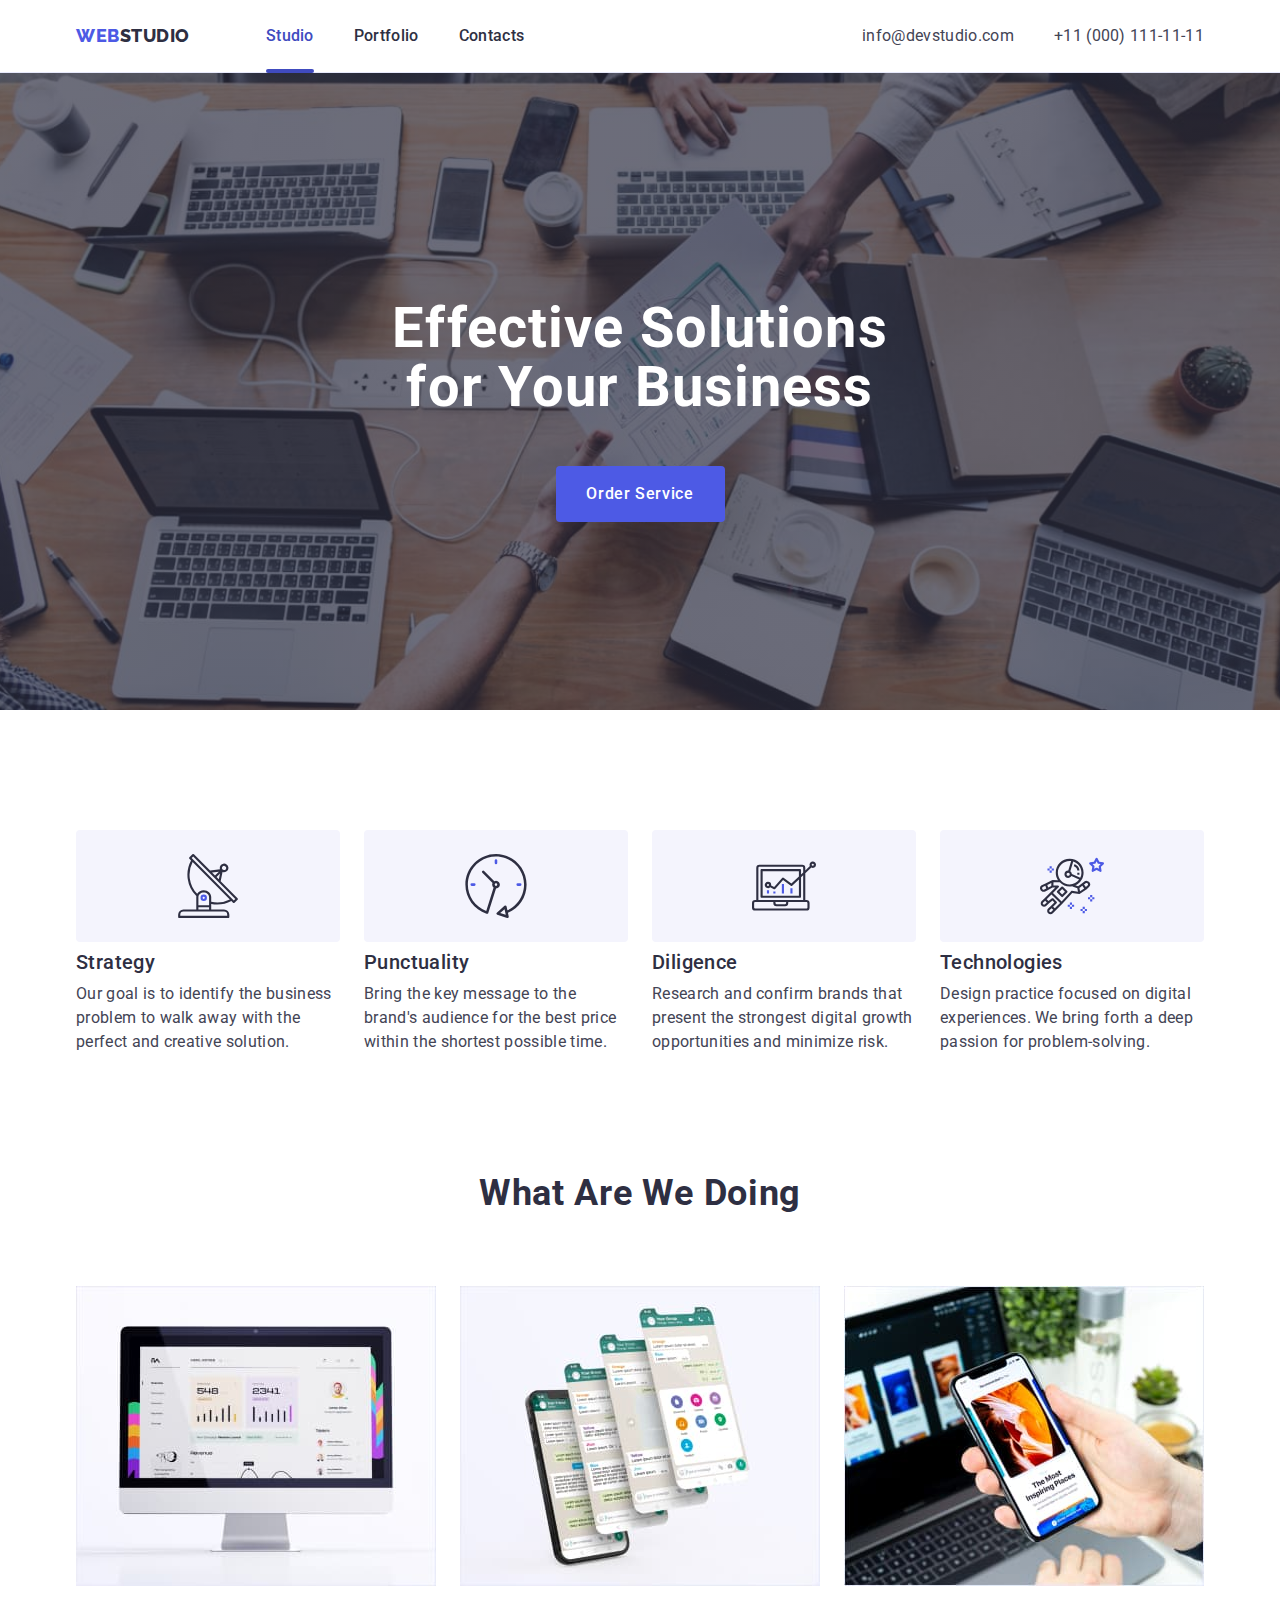
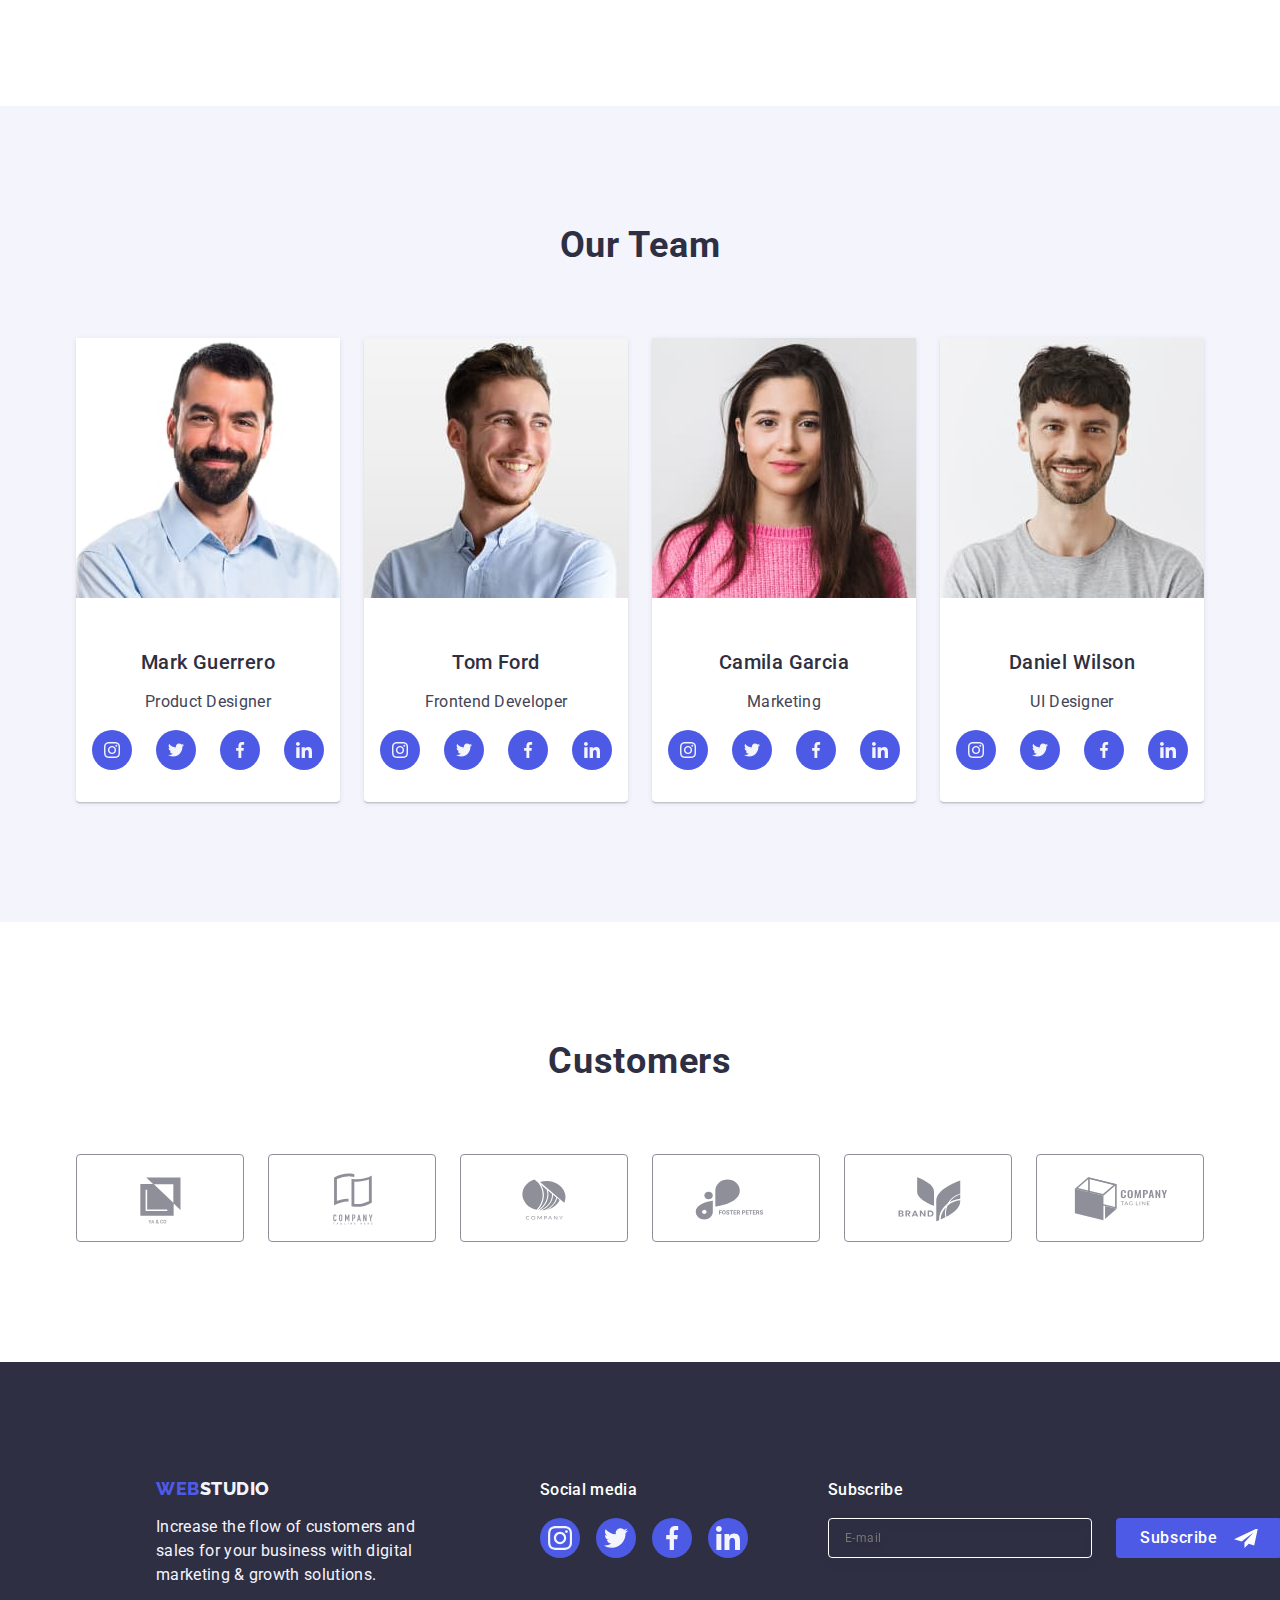
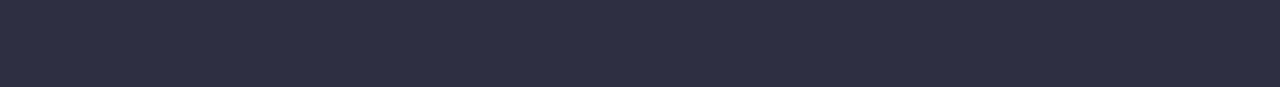
<file: index.html>
<!DOCTYPE html>
<html lang="en">
  <head>
    <meta charset="UTF-8" />
    <meta http-equiv="X-UA-Compatible" content="IE=edge" />
    <meta name="viewport" content="width=device-width, initial-scale=1.0" />
    <title>Document</title>
    <link rel="stylesheet" href="https://cdn.jsdelivr.net/npm/modern-normalize@1.1.0/modern-normalize.min.css" />
    <!-- Font sizes -->
    <link rel="preconnect" href="https://fonts.googleapis.com" />
    <link rel="preconnect" href="https://fonts.gstatic.com" crossorigin />
    <link
      href="https://fonts.googleapis.com/css2?family=Montserrat:wght@400;700&family=Raleway:wght@800&family=Roboto:wght@400;500;700&display=swap"
      rel="stylesheet"
    />
    <link rel="stylesheet" href="./css/styles.css" />
  </head>

  <body class="body">
    <!-- Header -->
    <header class="header">
      <div class="header-container container">
        <nav class="menu-nav list">
          <a class="logo link" href="./index.html"> Web<span class="logo-header">Studio</span></a>
          <ul class="header-list list">
            <li class="header-nav-item">
              <a class="header-menu-link current-link" href="./index.html">Studio</a>
            </li>
            <li class="header-nav-item">
              <a class="header-menu-link" href="./portfolio.html">Portfolio</a>
            </li>
            <li class="header-nav-item">
              <a class="header-menu-link" href="">Contacts</a>
            </li>
          </ul>
        </nav>
        <address class="address">
          <ul class="address-list list">
            <li class="contact-item">
              <a class="header-link link" href="mailto:info@devstudio.com">info@devstudio.com</a>
            </li>
            <li class="contact-item">
              <a class="header-link link" href="tel:+110001111111">+11 (000) 111-11-11</a>
            </li>
          </ul>
        </address>
      </div>
    </header>
    <!-- Main -->
    <main class="main">
      <section class="main-section">
        <div class="container">
          <h1 class="main-title">Effective Solutions for Your Business</h1>
          <button class="button-order" type="button" data-modal-open>Order Service</button>
        </div>
      </section>
      <!-- About -->
      <section class="about">
        <div class="container">
          <h2 class="about-features" hidden>Features</h2>
          <ul class="about-list list">
            <li class="about-icon">
              <div class="features-icon">
                <svg class="about-icon-style" width="64" height="64">
                  <use href="./images/icons.svg#antenna"></use>
                </svg>
              </div>
              <h3 class="about-header">Strategy</h3>
              <p class="body-text">
                Our goal is to identify the business problem to walk away with the perfect and creative solution.
              </p>
            </li>
            <li class="about-icon">
              <div class="features-icon">
                <svg class="about-icon-style" width="64" height="64">
                  <use href="./images/icons.svg#punctuality"></use>
                </svg>
              </div>
              <h3 class="about-header">Punctuality</h3>
              <p class="body-text">
                Bring the key message to the brand's audience for the best price within the shortest possible time.
              </p>
            </li>
            <li class="about-icon">
              <div class="features-icon">
                <svg class="about-icon-style" width="64" height="64">
                  <use href="./images/icons.svg#diligence"></use>
                </svg>
              </div>
              <h3 class="about-header">Diligence</h3>
              <p class="body-text">
                Research and confirm brands that present the strongest digital growth opportunities and minimize risk.
              </p>
            </li>
            <li class="about-icon">
              <div class="features-icon">
                <svg class="about-icon-style" width="64" height="64">
                  <use href="./images/icons.svg#technologies"></use>
                </svg>
              </div>
              <h3 class="about-header">Technologies</h3>
              <p class="body-text">
                Design practice focused on digital experiences. We bring forth a deep passion for problem-solving.
              </p>
            </li>
          </ul>
        </div>
      </section>
      <!-- We doing -->
      <section class="doing">
        <div class="container">
          <h2 class="doing-title">What are we doing</h2>
          <ul class="doing-list list">
            <li class="doing-list-img">
              <img src="./images/imac.jpg" alt="desktop" width="360" height="300" />
            </li>
            <li class="doing-list-img">
              <img src="./images/app.jpg" alt="application" width="360" height="300" />
            </li>
            <li class="doing-list-img">
              <img src="./images/mob.jpg" alt="smartphone" width="360" height="300" />
            </li>
          </ul>
        </div>
      </section>
      <!-- Our Team -->
      <section class="team">
        <div class="container">
          <h2 class="team-title">Our Team</h2>
          <ul class="team-list list">
            <li class="team-list-card">
              <img src="./images/guerrero.jpg" alt="Product-Designer" width="264" height="260" />
              <div class="team-text">
                <h3 class="team-header">Mark Guerrero</h3>
                <p class="team-body-text">Product Designer</p>
                <ul class="team-social">
                  <li class="team-social-item">
                    <a
                      class="social-link-team"
                      href=""
                      target="_blank"
                      rel="noopener n0-referrer"
                      aria-label="instagram"
                    >
                      <svg class="social-icon" width="16" height="16">
                        <use href="./images/icons.svg#instagram"></use>
                      </svg>
                    </a>
                  </li>
                  <li class="team-social-item">
                    <a class="social-link-team" href="" target="_blank" rel="noopener n0-referrer" aria-label="twitter">
                      <svg class="social-icon" width="16" height="16">
                        <use href="./images/icons.svg#twitter"></use>
                      </svg>
                    </a>
                  </li>
                  <li class="team-social-item">
                    <a
                      class="social-link-team"
                      href=""
                      target="_blank"
                      rel="noopener n0-referrer"
                      aria-label="facebook"
                    >
                      <svg class="social-icon" width="16" height="16">
                        <use href="./images/icons.svg#facebook"></use>
                      </svg>
                    </a>
                  </li>
                  <li class="team-social-item">
                    <a
                      class="social-link-team"
                      href=""
                      target="_blank"
                      rel="noopener n0-referrer"
                      aria-label="linkedin"
                    >
                      <svg class="social-icon" width="16" height="16">
                        <use href="./images/icons.svg#linkedin"></use>
                      </svg>
                    </a>
                  </li>
                </ul>
              </div>
            </li>
            <li class="team-list-card">
              <img src="./images/ford.jpg" alt="Tom-Ford" width="264" height="260" />
              <div class="team-text">
                <h3 class="team-header">Tom Ford</h3>
                <p class="team-body-text">Frontend Developer</p>

                <ul class="team-social">
                  <li class="team-social-item">
                    <a
                      class="social-link-team"
                      href=""
                      target="_blank"
                      rel="noopener n0-referrer"
                      aria-label="instagram"
                    >
                      <svg class="social-icon" width="16" height="16">
                        <use href="./images/icons.svg#instagram"></use>
                      </svg>
                    </a>
                  </li>
                  <li class="team-social-item">
                    <a class="social-link-team" href="" target="_blank" rel="noopener n0-referrer" aria-label="twitter">
                      <svg class="social-icon" width="16" height="16">
                        <use href="./images/icons.svg#twitter"></use>
                      </svg>
                    </a>
                  </li>
                  <li class="team-social-item">
                    <a
                      class="social-link-team"
                      href=""
                      target="_blank"
                      rel="noopener n0-referrer"
                      aria-label="facebook"
                    >
                      <svg class="social-icon" width="16" height="16">
                        <use href="./images/icons.svg#facebook"></use>
                      </svg>
                    </a>
                  </li>
                  <li class="team-social-item">
                    <a
                      class="social-link-team"
                      href=""
                      target="_blank"
                      rel="noopener n0-referrer"
                      aria-label="linkedin"
                    >
                      <svg class="social-icon" width="16" height="16">
                        <use href="./images/icons.svg#linkedin"></use>
                      </svg>
                    </a>
                  </li>
                </ul>
              </div>
            </li>
            <li class="team-list-card">
              <img src="./images/garcia.jpg" alt="Camila-Garcia" width="264" height="260" />
              <div class="team-text">
                <h3 class="team-header">Camila Garcia</h3>
                <p class="team-body-text">Marketing</p>

                <ul class="team-social">
                  <li class="team-social-item">
                    <a
                      class="social-link-team"
                      href=""
                      target="_blank"
                      rel="noopener n0-referrer"
                      aria-label="instagram"
                    >
                      <svg class="social-icon" width="16" height="16">
                        <use href="./images/icons.svg#instagram"></use>
                      </svg>
                    </a>
                  </li>
                  <li class="team-social-item">
                    <a class="social-link-team" href="" target="_blank" rel="noopener n0-referrer" aria-label="twitter">
                      <svg class="social-icon" width="16" height="16">
                        <use href="./images/icons.svg#twitter"></use>
                      </svg>
                    </a>
                  </li>
                  <li class="team-social-item">
                    <a
                      class="social-link-team"
                      href=""
                      target="_blank"
                      rel="noopener n0-referrer"
                      aria-label="facebook"
                    >
                      <svg class="social-icon" width="16" height="16">
                        <use href="./images/icons.svg#facebook"></use>
                      </svg>
                    </a>
                  </li>
                  <li class="team-social-item">
                    <a
                      class="social-link-team"
                      href=""
                      target="_blank"
                      rel="noopener n0-referrer"
                      aria-label="linkedin"
                    >
                      <svg class="social-icon" width="16" height="16">
                        <use href="./images/icons.svg#linkedin"></use>
                      </svg>
                    </a>
                  </li>
                </ul>
              </div>
            </li>
            <li class="team-list-card">
              <img src="./images/wilson.jpg" alt="Daniel-Wilson" width="264" height="260" />
              <div class="team-text">
                <h3 class="team-header">Daniel Wilson</h3>
                <p class="team-body-text">UI Designer</p>
                <ul class="team-social">
                  <li class="team-social-item">
                    <a
                      class="social-link-team"
                      href=""
                      target="_blank"
                      rel="noopener n0-referrer"
                      aria-label="instagram"
                    >
                      <svg class="social-icon" width="16" height="16">
                        <use href="./images/icons.svg#instagram"></use>
                      </svg>
                    </a>
                  </li>
                  <li class="team-social-item">
                    <a class="social-link-team" href="" target="_blank" rel="noopener n0-referrer" aria-label="twitter">
                      <svg class="social-icon" width="16" height="16">
                        <use href="./images/icons.svg#twitter"></use>
                      </svg>
                    </a>
                  </li>
                  <li class="team-social-item">
                    <a
                      class="social-link-team"
                      href=""
                      target="_blank"
                      rel="noopener n0-referrer"
                      aria-label="facebook"
                    >
                      <svg class="social-icon" width="16" height="16">
                        <use href="./images/icons.svg#facebook"></use>
                      </svg>
                    </a>
                  </li>
                  <li class="team-social-item">
                    <a
                      class="social-link-team"
                      href=""
                      target="_blank"
                      rel="noopener n0-referrer"
                      aria-label="linkedin"
                    >
                      <svg class="social-icon" width="16" height="16">
                        <use href="./images/icons.svg#linkedin"></use>
                      </svg>
                    </a>
                  </li>
                </ul>
              </div>
            </li>
          </ul>
        </div>
      </section>

      <!-- Customers -->
      <section class="customers">
        <div class="container">
          <h2 class="customers-title">Customers</h2>
          <ul class="customers-list list">
            <li class="customers-list-card">
              <a class="customers-list-link" href="" target="_blank" rel="noopener n0-referrer" aria-label="client1">
                <svg class="customers-icon" width="104" height="56">
                  <use href="./images/icons.svg#client1"></use>
                </svg>
              </a>
            </li>
            <li class="customers-list-card">
              <a class="customers-list-link" href="" target="_blank" rel="noopener n0-referrer" aria-label="client2">
                <svg class="customers-icon" width="104" height="56">
                  <use href="./images/icons.svg#client2"></use>
                </svg>
              </a>
            </li>
            <li class="customers-list-card">
              <a class="customers-list-link" href="" target="_blank" rel="noopener n0-referrer" aria-label="client3">
                <svg class="customers-icon" width="104" height="56">
                  <use href="./images/icons.svg#client3"></use>
                </svg>
              </a>
            </li>
            <li class="customers-list-card">
              <a class="customers-list-link" href="" target="_blank" rel="noopener n0-referrer" aria-label="client4">
                <svg class="customers-icon" width="104" height="56">
                  <use href="./images/icons.svg#client4"></use>
                </svg>
              </a>
            </li>
            <li class="customers-list-card">
              <a class="customers-list-link" href="" target="_blank" rel="noopener n0-referrer" aria-label="client5">
                <svg class="customers-icon" width="104" height="56">
                  <use href="./images/icons.svg#client5"></use>
                </svg>
              </a>
            </li>
            <li class="customers-list-card">
              <a class="customers-list-link" href="" target="_blank" rel="noopener n0-referrer" aria-label="client6">
                <svg class="customers-icon" width="104" height="56">
                  <use href="./images/icons.svg#client6"></use>
                </svg>
              </a>
            </li>
          </ul>
        </div>
      </section>
    </main>

    <!-- Footer -->
    <footer class="footer">
      <div class="footer-container">
        <div class="footer-logo">
          <a class="logo-link" href="./index.html"> Web<span class="logo-footer">Studio</span></a>
          <p class="footer-text">
            Increase the flow of customers and sales for your business with digital marketing & growth solutions.
          </p>
        </div>

        <div class="social-links">
          <p class="footer-social-title">Social media</p>
          <ul class="footer-social-list">
            <li class="footer-social-card">
              <a class="social-link" href="" target="_blank" rel="noopener n0-referrer" aria-label="instagram">
                <svg class="social-icon" width="24" height="24">
                  <use href="./images/icons.svg#instagram"></use>
                </svg>
              </a>
            </li>
            <li class="footer-social-card">
              <a class="social-link" href="" target="_blank" rel="noopener n0-referrer" aria-label="twitter">
                <svg class="social-icon" width="24" height="24">
                  <use href="./images/icons.svg#twitter"></use>
                </svg>
              </a>
            </li>
            <li class="footer-social-card">
              <a class="social-link" href="" target="_blank" rel="noopener n0-referrer" aria-label="facebook">
                <svg class="social-icon" width="24" height="24">
                  <use href="./images/icons.svg#facebook"></use>
                </svg>
              </a>
            </li>
            <li class="footer-social-card">
              <a class="social-link" href="" target="_blank" rel="noopener n0-referrer" aria-label="linkedin">
                <svg class="social-icon" width="24" height="24">
                  <use href="./images/icons.svg#linkedin"></use>
                </svg>
              </a>
            </li>
          </ul>
        </div>

        <div class="footer-subscribe">
          <p class="footer-subscribe-title">Subscribe</p>
          <form class="footer-form" action="#">
            <input name="footer-email" id="footer-email" type="email" placeholder="E-mail" class="footer-input" />
            <label for="footer-email" class="footer-type"></label>
            <button type="submit" class="footer-button">
              Subscribe
              <svg class="footer-button-icon" width="24" height="24">
                <use href="./images/icons.svg#icon-send"></use>
              </svg>
            </button>
          </form>
        </div>
      </div>
    </footer>

    <!-- MODAL WINDOW -->

    <div class="backdrop is-hidden" data-modal>
      <div class="modal">
        <button class="modal-close-btn" type="button" data-modal-close>
          <svg class="modal-close-icon" width="8" height="8">
            <use href="./images/icons.svg#close-black"></use>
          </svg>
        </button>

        <p class="modal-title">Leave your contacts and we will call you back</p>

        <form class="modal-form" action="#">
          <div class="modal-field">
            <label> <span>Name</span></label>
            <span class="input-wrap">
              <input type="text" name="user-name" class="modal-input" placeholder="" />
              <svg class="modal-icon" width="18" height="18">
                <use href="./images/icons.svg#name"></use>
              </svg>
            </span>
          </div>

          <div class="modal-field">
            <label>
              <span>Phone</span>
              <span class="input-wrap">
                <input type="text" name="user-tel" class="modal-input" placeholder="" />
                <svg class="modal-icon" width="18" height="24">
                  <use href="./images/icons.svg#phone"></use>
                </svg>
              </span>
            </label>
          </div>

          <div class="modal-field">
            <label>
              <span>Email</span>
              <span class="input-wrap">
                <input type="text" name="user-mail" class="modal-input" placeholder="" />
                <svg class="modal-icon" width="18" height="24">
                  <use href="./images/icons.svg#email"></use>
                </svg>
              </span>
            </label>
          </div>

          <label>
            <span>Comment</span>
            <textarea name="user-text" class="modal-input-comment" placeholder="Text input"></textarea>
          </label>
          <input type="checkbox" id="privacy" name="privacy" value="true" class="modal-privacy is-hidden" />

          <label for="privacy" class="modal-privacy-text">
            <span>
              <svg class="modal-privacy-icon" width="10" height="8">
                <use href="./images/icons.svg#click"></use>
              </svg>
            </span>
            I accept the terms and conditions of the <a class="modal-policy-link link" href=""> Privacy Policy</a>
          </label>

          <button class="modal-send-button" type="submit">Send</button>
        </form>
      </div>
    </div>
    <script src="./js/modal.js"></script>
  </body>
</html>
</file>
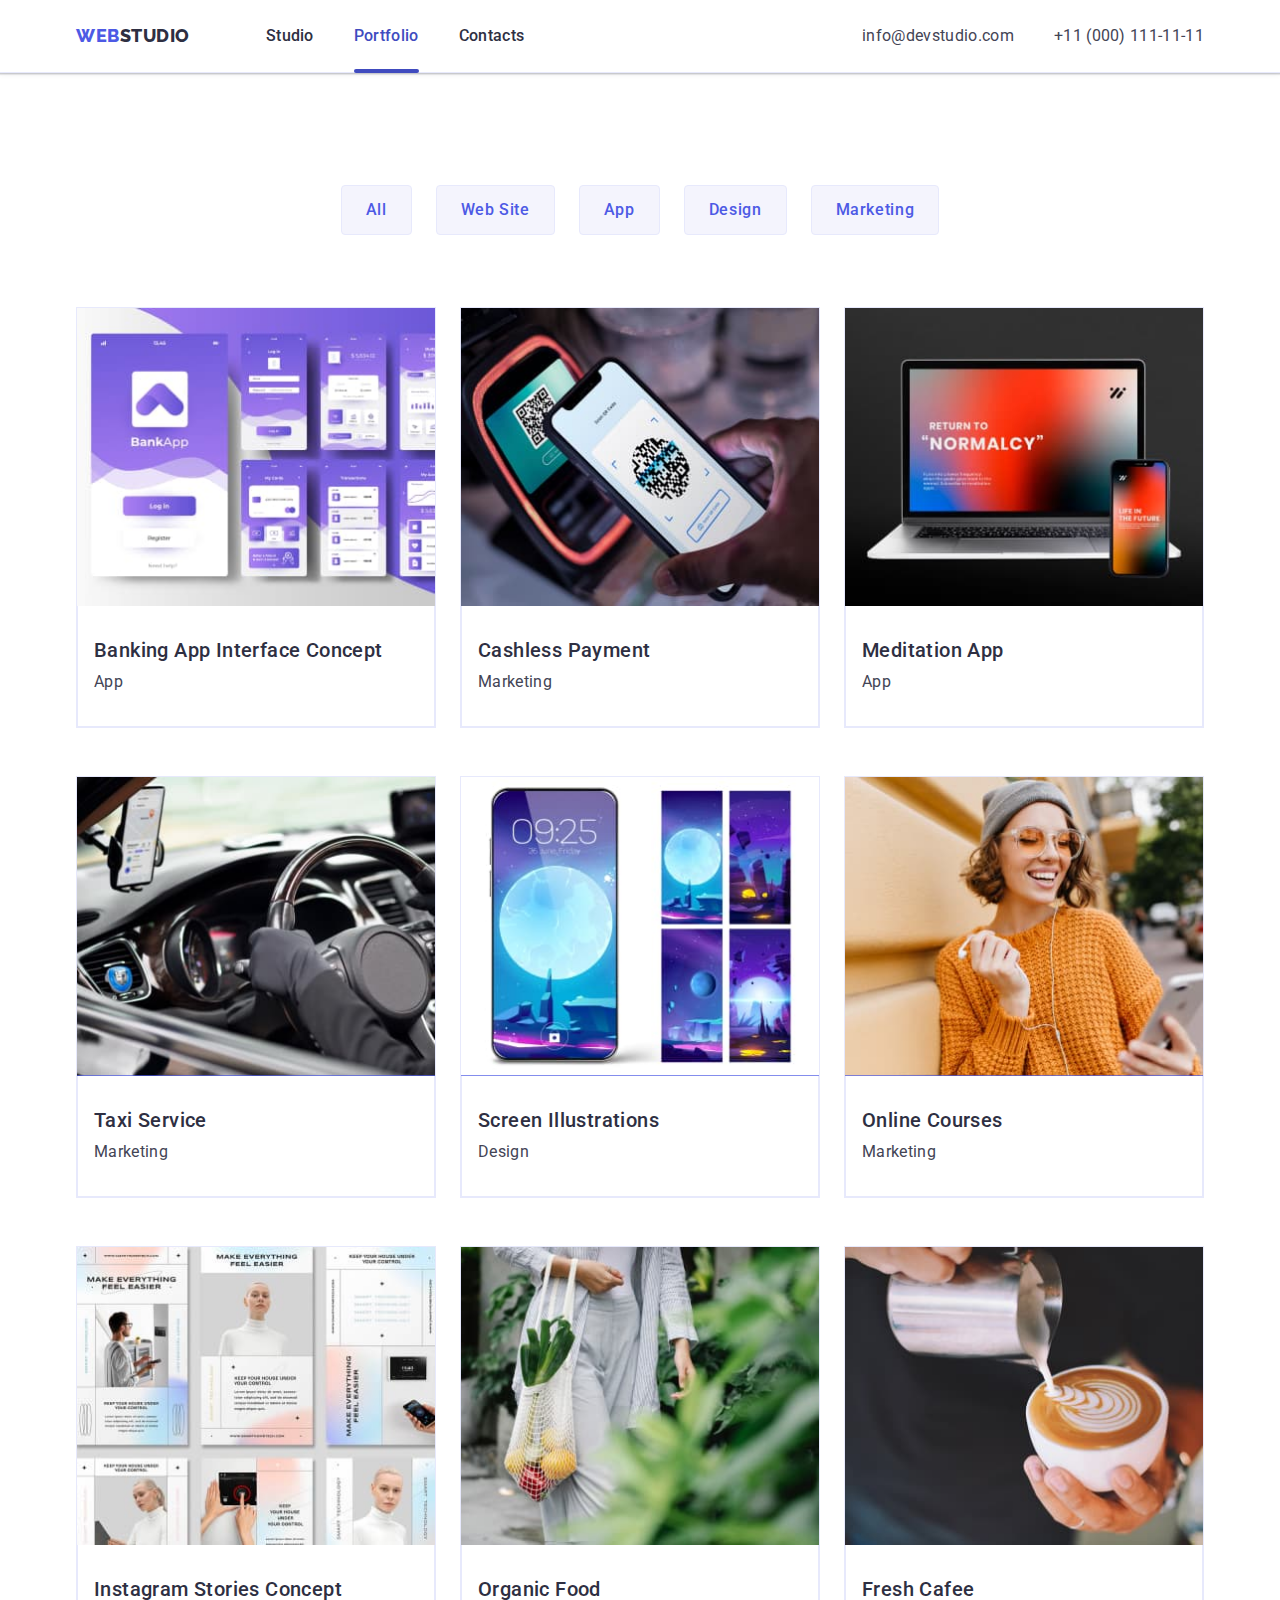
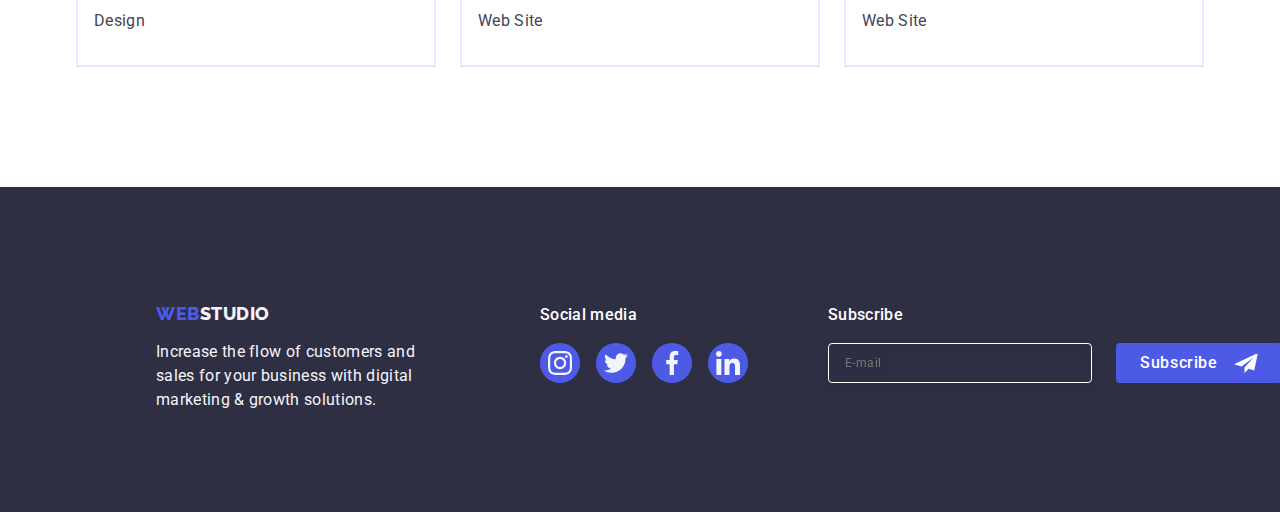
<file: portfolio.html>
<!DOCTYPE html>
<html lang="en">
  <head>
    <meta charset="UTF-8" />
    <meta http-equiv="X-UA-Compatible" content="IE=edge" />
    <meta name="viewport" content="width=device-width, initial-scale=1.0" />
    <title>Document</title>
    <link rel="stylesheet" href="https://cdn.jsdelivr.net/npm/modern-normalize@1.1.0/modern-normalize.min.css" />
    <!-- Font sizes -->
    <link rel="preconnect" href="https://fonts.googleapis.com" />
    <link rel="preconnect" href="https://fonts.gstatic.com" crossorigin />
    <link
      href="https://fonts.googleapis.com/css2?family=Montserrat:wght@400;700&family=Raleway:wght@800&family=Roboto:wght@400;500;700&display=swap"
      rel="stylesheet"
    />

    <link rel="stylesheet" href="./css/styles.css" />
  </head>
  <body>
    <!-- HEADER -->
    <header class="header">
      <div class="header-container container">
        <nav class="menu-nav list">
          <a class="logo link" href="./index.html"> Web<span class="logo-header">Studio</span></a>
          <ul class="header-list list">
            <li class="header-nav-item">
              <a class="header-menu-link" href="./index.html">Studio</a>
            </li>
            <li class="header-nav-item">
              <a class="header-menu-link current-link" href="./portfolio.html">Portfolio</a>
            </li>
            <li class="header-nav-item">
              <a class="header-menu-link" href="">Contacts</a>
            </li>
          </ul>
        </nav>
        <address class="address">
          <ul class="address-list list">
            <li class="contact-item">
              <a class="header-link link" href="mailto:info@devstudio.com">info@devstudio.com</a>
            </li>
            <li class="contact-item">
              <a class="header-link link" href="tel:+110001111111">+11 (000) 111-11-11</a>
            </li>
          </ul>
        </address>
      </div>
    </header>

    <!-- FILTERS -->
    <main>
      <section class="filters">
        <div class="container">
          <h1 hidden>Filters Portfolio</h1>
          <ul class="button-list-filters">
            <li><button class="filter-button" type="button">All</button></li>
            <li><button class="filter-button" type="button">Web Site</button></li>
            <li><button class="filter-button" type="button">App</button></li>
            <li><button class="filter-button" type="button">Design</button></li>
            <li><button class="filter-button" type="button">Marketing</button></li>
          </ul>
          <ul class="portfolio-list">
            <li class="portfolio link">
              <a class="portfolio-item link" href="">
                <div class="portfolio-overlay">
                  <img src="./images/portfolio/banking.jpg" alt="banking" width="360" height="300" />
                  <p class="overlay">
                    14 Stylish and User-Friendly App Design Concepts · Task Manager App · Calorie Tracker App · Exotic
                    Fruit Ecommerce App · Cloud Storage App
                  </p>
                </div>
                <div class="portfolio-project-content">
                  <h2 class="about-header">Banking App Interface Concept</h2>
                  <p class="body-text">App</p>
                </div>
              </a>
            </li>
            <li class="portfolio link">
              <a class="portfolio-item link" href="">
                <div class="portfolio-overlay">
                  <img src="./images/portfolio/cashless.jpg" alt="cashless" width="360" height="300" />
                  <p class="overlay">
                    14 Stylish and User-Friendly App Design Concepts · Task Manager App · Calorie Tracker App · Exotic
                    Fruit Ecommerce App · Cloud Storage App
                  </p>
                </div>
                <div class="portfolio-project-content">
                  <h2 class="about-header">Cashless Payment</h2>
                  <p class="body-text">Marketing</p>
                </div>
              </a>
            </li>
            <li class="portfolio link">
              <a class="portfolio-item link" href="">
                <div class="portfolio-overlay">
                  <img src="./images/portfolio/meditation.jpg" alt="meditation" width="360" height="300" />
                  <p class="overlay">
                    14 Stylish and User-Friendly App Design Concepts · Task Manager App · Calorie Tracker App · Exotic
                    Fruit Ecommerce App · Cloud Storage App
                  </p>
                </div>
                <div class="portfolio-project-content">
                  <h2 class="about-header">Meditation App</h2>
                  <p class="body-text">App</p>
                </div>
              </a>
            </li>
            <li class="portfolio link">
              <a class="portfolio-item link" href="">
                <div class="portfolio-overlay">
                  <img src="./images/portfolio/taxi1.jpg" alt="taxi" width="360" height="300" />
                  <p class="overlay">
                    14 Stylish and User-Friendly App Design Concepts · Task Manager App · Calorie Tracker App · Exotic
                    Fruit Ecommerce App · Cloud Storage App
                  </p>
                </div>
                <div class="portfolio-project-content">
                  <h2 class="about-header">Taxi Service</h2>
                  <p class="body-text">Marketing</p>
                </div>
              </a>
            </li>
            <li class="portfolio link">
              <a class="portfolio-item link" href="">
                <div class="portfolio-overlay">
                  <img src="./images/portfolio/screen1.jpg" alt="screen" width="360" height="300" />
                  <p class="overlay">
                    14 Stylish and User-Friendly App Design Concepts · Task Manager App · Calorie Tracker App · Exotic
                    Fruit Ecommerce App · Cloud Storage App
                  </p>
                </div>
                <div class="portfolio-project-content">
                  <h2 class="about-header">Screen Illustrations</h2>
                  <p class="body-text">Design</p>
                </div>
              </a>
            </li>
            <li class="portfolio link">
              <a class="portfolio-item link" href="">
                <div class="portfolio-overlay">
                  <img src="./images/portfolio/online1.jpg" alt="onliine" width="360" height="300" />
                  <p class="overlay">
                    14 Stylish and User-Friendly App Design Concepts · Task Manager App · Calorie Tracker App · Exotic
                    Fruit Ecommerce App · Cloud Storage App
                  </p>
                </div>
                <div class="portfolio-project-content">
                  <h2 class="about-header">Online Courses</h2>
                  <p class="body-text">Marketing</p>
                </div>
              </a>
            </li>
            <li class="portfolio link">
              <a class="portfolio-item link" href="">
                <div class="portfolio-overlay">
                  <img src="./images/portfolio/instagram1.jpg" alt="instagram" width="360" height="300" />
                  <p class="overlay">
                    14 Stylish and User-Friendly App Design Concepts · Task Manager App · Calorie Tracker App · Exotic
                    Fruit Ecommerce App · Cloud Storage App
                  </p>
                </div>
                <div class="portfolio-project-content">
                  <h2 class="about-header">Instagram Stories Concept</h2>
                  <p class="body-text">Design</p>
                </div>
              </a>
            </li>
            <li class="portfolio link">
              <a class="portfolio-item link" href="">
                <div class="portfolio-overlay">
                  <img src="./images/portfolio/organic1.jpg" alt="organic" width="360" height="300" />
                  <p class="overlay">
                    14 Stylish and User-Friendly App Design Concepts · Task Manager App · Calorie Tracker App · Exotic
                    Fruit Ecommerce App · Cloud Storage App
                  </p>
                </div>
                <div class="portfolio-project-content">
                  <h2 class="about-header">Organic Food</h2>
                  <p class="body-text">Web Site</p>
                </div>
              </a>
            </li>
            <li class="portfolio link">
              <a class="portfolio-item link" href="">
                <div class="portfolio-overlay">
                  <img src="./images/portfolio/fresh1.jpg" alt="organic" width="360" height="300" />
                  <p class="overlay">
                    14 Stylish and User-Friendly App Design Concepts · Task Manager App · Calorie Tracker App · Exotic
                    Fruit Ecommerce App · Cloud Storage App
                  </p>
                </div>
                <div class="portfolio-project-content">
                  <h2 class="about-header">Fresh Cafee</h2>
                  <p class="body-text">Web Site</p>
                </div>
              </a>
            </li>
          </ul>
        </div>
      </section>
    </main>
    <!-- FOOTER -->
    <footer class="footer">
      <div class="footer-container">
        <div class="footer-logo">
          <a class="logo-link" href="./index.html"> Web<span class="logo-footer">Studio</span></a>
          <p class="footer-text">
            Increase the flow of customers and sales for your business with digital marketing & growth solutions.
          </p>
        </div>

        <div class="social-links">
          <p class="footer-social-title">Social media</p>
          <ul class="footer-social-list">
            <li class="footer-social-card">
              <a class="social-link" href="" target="_blank" rel="noopener n0-referrer" aria-label="instagram">
                <svg class="social-icon" width="24" height="24">
                  <use href="./images/icons.svg#instagram"></use>
                </svg>
              </a>
            </li>
            <li class="footer-social-card">
              <a class="social-link" href="" target="_blank" rel="noopener n0-referrer" aria-label="twitter">
                <svg class="social-icon" width="24" height="24">
                  <use href="./images/icons.svg#twitter"></use>
                </svg>
              </a>
            </li>
            <li class="footer-social-card">
              <a class="social-link" href="" target="_blank" rel="noopener n0-referrer" aria-label="facebook">
                <svg class="social-icon" width="24" height="24">
                  <use href="./images/icons.svg#facebook"></use>
                </svg>
              </a>
            </li>
            <li class="footer-social-card">
              <a class="social-link" href="" target="_blank" rel="noopener n0-referrer" aria-label="linkedin">
                <svg class="social-icon" width="24" height="24">
                  <use href="./images/icons.svg#linkedin"></use>
                </svg>
              </a>
            </li>
          </ul>
        </div>

        <div class="footer-subscribe">
          <p class="footer-subscribe-title">Subscribe</p>
          <form class="footer-form" action="#">
            <label for="footer-email" class="footer-type"></label>
            <input name="footer-email" id="footer-email" type="email" placeholder="E-mail" class="footer-input" />

            <button type="submit" class="footer-button">
              Subscribe
              <svg class="footer-button-icon" width="24" height="24">
                <use href="./images/icons.svg#icon-send"></use>
              </svg>
            </button>
          </form>
        </div>
      </div>
    </footer>
  </body>
</html>
</file>
<file: css/styles.css>
:root {
  /* Fonts */

  /* Colors */
  --ctas-links-color: #4d5ae5;
  --ctas-color: #404bbf;
  --overlays-color: #2e2f42;
  --valid-fields-color: #31d0aa;
  --body-text-color: #434455;
  --helper-text-color: #8e8f99;
  --subtle-background-color: #e7e9fc;
  --color-cloud: #f4f4fd;
  --background-color: #ffffff;
  --modal-background-color: #fcfcfc;

  /* Others */
}

body {
  font-family: "Roboto", sans-serif;
  color: #434455;
  background-color: #ffffff;
}

*,
*::before,
*::after {
  box-sizing: border-box;
}

.container {
  width: 1158px;
  padding-left: 15px;
  padding-right: 15px;
  margin: 0 auto;
}

img {
  display: block;
  max-width: 100%;
  height: auto;
}

/* Header styles */

.header {
  border-bottom: 1px solid #e7e9fc;
  box-shadow: 0 2px 1px rgba(46, 47, 66, 0.08), 0px 1px 1px rgba(46, 47, 66, 0.16), 0px 1px 6px rgba(46, 47, 66, 0.08);
}

.header-container {
  display: flex;
  align-items: center;
}

.header-list {
  list-style: none;
  display: flex;
  gap: 40px;
  padding: 0;
  margin: 0;
}

.contact-item {
  padding-top: 24px;
  padding-bottom: 24px;
}

.link {
  text-decoration: none;
}

.header-link:hover,
.header-link:focus {
  color: var(--ctas-color);
  transition: color 250ms cubic-bezier(0.4, 0, 0.2, 1);
}

.header-nav-item .header-menu-link:hover,
.header-nav-item .header-menu-link:focus {
  color: var(--ctas-color);
  transition: color 250ms cubic-bezier(0.4, 0, 0.2, 1);
}

.header-nav-item:not(:last-child) {
  margin-rifgt: 0;
}

.current-link::after {
  content: "";
  position: absolute;
  display: block;
  width: 100%;
  height: 4px;
  left: 0;
  bottom: -4px;

  background-color: var(--ctas-color);
  border-radius: 2px;
}

.address .address-list {
  list-style: none;
  color: var(--overlays-color);
  display: flex;
  gap: 40px;
  padding: 0;
  margin: 0;
}

.address {
  font-style: normal;
}

.header-link {
  font-family: "Roboto";
  font-style: normal;
  font-weight: 400;
  font-size: 16px;
  line-height: 1.5;
  letter-spacing: 0.02em;
  color: var(--body-text-color);
  transition: color 250ms cubic-bezier(0.4, 0, 0.2, 1);
}

.logo-header {
  color: var(--overlays-color);
  font-family: "Raleway";
  font-weight: 800;
  font-size: 18px;
  line-height: 1.17;
  letter-spacing: 0.03em;
  text-transform: uppercase;
}
.logo {
  font-family: "Raleway";
  font-weight: 800;
  font-size: 18px;
  line-height: 1.17;
  letter-spacing: 0.03em;
  text-transform: uppercase;
  color: var(--ctas-links-color);
  margin-right: 76px;
}

.header-menu-link {
  font-family: "Roboto";
  font-style: normal;
  font-weight: 500;
  font-size: 16px;
  line-height: 1.5;
  letter-spacing: 0.02em;
  color: var(--overlays-color);
  padding: 24px 0;
  position: relative;
  transition: color 250ms cubic-bezier(0.4, 0, 0.2, 1);
}
.menu-nav {
  list-style: none;
  display: flex;
  margin-right: auto;
  align-items: center;
}
.header-menu-link {
  text-decoration: none;
}
.current-link {
  font-family: "Roboto";
  font-style: normal;
  font-weight: 500;
  font-size: 16px;
  line-height: 1.5;
  letter-spacing: 0.02em;
  color: var(--ctas-color);
}
/* Main */

.main-section {
  background: var(--overlays-color);
  padding: 188px 0;
  align-items: center;
  max-width: 1440px;
  margin-left: auto;
  margin-right: auto;
  background-image: linear-gradient(rgba(46, 47, 66, 0.7), rgba(46, 47, 66, 0.7)), url("../images/people-office1.jpg");
  background-size: cover;
  background-position: center, center;
  background-repeat: no-repeat;
}

.main-title {
  color: var(--background-color);
  font-family: var(--font-family);
  font-style: normal;
  font-weight: 700;
  font-size: 56px;
  line-height: 1.07;
  text-align: center;
  letter-spacing: 0.02em;
  max-width: 496px;
  margin-left: auto;
  margin-right: auto;
  margin-bottom: 48px;
}
.button-order {
  cursor: pointer;
  color: var(--background-color);
  background: var(--ctas-links-color);
  font-family: "Roboto", sans-serif;
  font-weight: 500;
  font-size: 16px;
  line-height: 1.5;
  align-items: center;
  letter-spacing: 0.04em;
  min-width: 169px;
  height: 56px;
  border-radius: 4px;
  display: block;
  border: none;
  margin: 0 auto;
  transition: background-color 250ms cubic-bezier(0.4, 0, 0.2, 1);
}

.button-order:hover,
.button-order:focus {
  color: var(--background-color);
  background-color: var(--ctas-color);
  transition: color 250ms cubic-bezier(0.4, 0, 0.2, 1);
}

/* About styles */

.about {
  padding: 120px 0;
  align-items: center;
}

.about-list {
  list-style: none;
  display: flex;
  gap: 24px;
  align-items: center;
  margin: 0;
  padding: 0;
}

.features-icon {
  display: flex;
  align-items: center;
  justify-content: center;
  height: 112px;
  width: 264px;
  background-color: #f4f4fd;
  border-radius: 4px;
  margin-bottom: 8px;
}
/* .about-icon {
  /* content: "";
  display: block; */
/* background-size: contain;
  background-repeat: no-repeat;
  background-position: center; */

/* 
.about-link:nth-child(1):before {
  background-image: url(../css/icons/strategy.svg);
}
.about-link:nth-child(2):before {
  background-image: url(../css/icons/punctuality.svg);
}
.about-link:nth-child(3):before {
  background-image: url(../css/icons/diligence.svg);
}
.about-link:nth-child(4):before {
  background-image: url(../css/icons/technologies.svg);
} */

.link {
  text-decoration: none;
}

.body-text {
  color: var(--body-text-color);
  font-size: 16px;
  font-family: "Roboto";
  font-weight: 400;
  font-style: normal;
  line-height: 1.5;
  letter-spacing: 0.02em;
  margin-top: 8px;
  margin-bottom: 0;
}
.main-title {
  font-size: 56px;
  font-family: "Roboto";
  font-weight: 700;
  font-style: normal;
  line-height: 1.07;
  letter-spacing: 0.02em;
  text-decoration: none;
  text-transform: none;
  text-align: center;
}

.team-title {
  color: var(--overlays-color);
  font-family: "Roboto";
  font-style: normal;
  font-weight: 700;
  font-size: 36px;
  line-height: 1.11;
  text-align: center;
  letter-spacing: 0.02em;
  text-transform: capitalize;
  margin-bottom: 72px;
  margin-top: 0;
}
.team-header {
  color: var(--overlays-color);
  font-family: "Roboto";
  font-style: normal;
  font-weight: 500;
  font-size: 20px;
  line-height: 1.2;
  text-align: center;
  letter-spacing: 0.02em;
  margin-bottom: 8px;
}
.team-list-card {
  background-color: var(--background-color);
  border-radius: 0px 0px 4px 4px;
  width: calc((100% - 72px) / 4);
  box-shadow: 0px 1px 6px rgba(46, 47, 66, 0.08), 0px 1px 1px rgba(46, 47, 66, 0.16), 0px 2px 1px rgba(46, 47, 66, 0.08);
  border-radius: 0px 0px 4px 4px;
}

.team-text {
  padding: 32px 0;
}
.team-body-text {
  color: var(--body-text-color);
  font-size: 16px;
  font-family: "Roboto";
  font-weight: 400;
  font-style: normal;
  line-height: 1.5;
  letter-spacing: 0.02em;
  text-align: center;
}

.team {
  background-color: var(--color-cloud);
  padding: 120px 0;
  align-items: center;
}
.team-list {
  display: flex;
  gap: 24px;
  margin: 0;
  padding: 0;
}

/* Doing section */

.doing {
  padding-bottom: 120px;
  align-items: center;
}

.doing-title {
  color: var(--overlays-color);
  font-size: 36px;
  font-family: "Roboto";
  font-weight: 700;
  font-style: normal;
  line-height: 1.11;
  letter-spacing: 0.02em;
  text-align: center;
  text-decoration: none;
  text-transform: capitalize;
  align-items: center;
  margin-bottom: 72px;
  margin-top: 0;
}
.doing-list {
  list-style: none;
  display: flex;
  gap: 24px;
  align-items: center;
  margin: 0;
  padding: 0;
}

.doing-list-img {
  width: calc((100%-48px) / 3);
}

/* Our Team section */

.team-list {
  list-style: none;
}
.button-list {
  list-style: none;
  display: flex;
  flex-direction: row;
  justify-content: center;
  padding-top: 96px;
  gap: 24px;
}

.team-social {
  list-style: none;
  display: flex;
  gap: 24px;
  flex-direction: row;
  margin: 0;
  padding: 0;
  align-items: center;
  justify-content: center;
}

.team-social-item {
  width: 40px;
  height: 40px;
}
.social-link-team {
  list-style: none;
  display: flex;
  flex-direction: row;
  align-items: center;
  justify-content: center;
  width: 100%;
  height: 100%;
  background-color: #4d5ae5;
  border-radius: 50%;
  transition: background-color 250ms cubic-bezier(0.4, 0, 0.2, 1);
}

.social-link-team:hover,
.social-link-team:focus {
  background-color: #404bbf;
  transition: color 250ms cubic-bezier(0.4, 0, 0.2, 1);
}

/* Main Portfolio */

.filters {
  padding: 96px 0 120px;

  .portfolio-list {
    list-style: none;
    display: flex;
    flex-wrap: wrap;
    flex-direction: row;
    align-items: flex-start;
    padding: 0;
    column-gap: 24px;
    row-gap: 48px;
    margin: auto;
  }
}

.button-list-filters {
  list-style: none;
  display: flex;
  justify-content: center;
  flex-wrap: wrap;
  flex-direction: row;
  margin-bottom: 72px;
  padding: 0;
  gap: 24px;
}

.filter-button {
  color: var(--ctas-links-color);
  background-color: var(--color-cloud);
  font-family: var(--font-family);
  font-style: normal;
  font-weight: 500;
  font-size: 16px;
  line-height: 1.5;
  text-align: center;
  letter-spacing: 0.04em;
  cursor: pointer;
  display: flex;
  flex-direction: row;
  justify-content: center;
  align-items: center;
  padding: 12px 24px;
  border: 1px solid #e7e9fc;
  border-radius: 4px;
  transition: color 250ms cubic-bezier(0.4, 0, 0.2, 1), background-color 250ms cubic-bezier(0.4, 0, 0.2, 1),
    border-color 250ms cubic-bezier(0.4, 0, 0.2, 1), box-shadow 250ms cubic-bezier(0.4, 0, 0.2, 1);
}

.filter-button:not(:last-child) {
  margin-right: 24px;
}

.filter-button:hover,
.filter-button:focus {
  color: var(--background-color);
  background-color: var(--ctas-color);
  border: 1px solid transparent;
  box-shadow: 0px 3px 1px rgba(0, 0, 0, 0.1), 0px 2px 1px rgba(0, 0, 0, 0.08), 0px 2px 2px rgba(0, 0, 0, 0.12);
  transition: color 250ms cubic-bezier(0.4, 0, 0.2, 1);
}

.portfolio {
  list-style: none;
  text-decoration: none;
  width: calc((100% - 48px) / 3);
}
.portfolio-item {
  display: block;
  border: 1px solid #e7e9fc;
  transition: box-shadow 250ms cubic-bezier(0.4, 0, 0.2, 1);
}

.portfolio-item:hover,
.portfolio-item:focus {
  /* border: 1px solid #f4f4fd; */
  box-shadow: 0px 1px 6px rgba(46, 47, 66, 0.08), 0px 1px 1px rgba(46, 47, 66, 0.16), 0px 2px 1px rgba(46, 47, 66, 0.08);
}

.portfolio-project-content {
  padding: 32px 16px;
  border: 1px solid #e7e9fc;
  border-top: none;
}

.about-header {
  color: var(--overlays-color);
  font-size: 20px;
  font-family: "Roboto";
  font-weight: 500;
  font-style: normal;
  line-height: 1.2;
  text-transform: capitalize;
  letter-spacing: 0.02em;
  margin-top: 0;
  margin-bottom: 8px;
}

.portfolio-overlay {
  position: relative;
  overflow: hidden;
}

.overlay {
  position: absolute;
  left: 0;
  top: 0;
  width: 100%;
  height: 100%;
  overflow: auto;
  margin: 0;
  transform: translateY(100%);
  transition: transform 250ms cubic-bezier(0.4, 0, 0.2, 1);
  font-size: 16px;
  letter-spacing: 0.02em;
  line-height: 1.5;
  color: var(--color-cloud);
  padding: 40px 32px;
  background-color: var(--ctas-links-color);
}

.portfolio-item:hover .overlay,
.portfolio-item:focus .overlay {
  transform: translateY(0%);
}

/* Customers styles */

.customers {
  padding-top: 120px;
  padding-bottom: 120px;
}

.customers-title {
  color: var(--overlays-color);
  font-size: 36px;
  font-family: "Roboto";
  font-weight: 700;
  font-style: normal;
  line-height: 1.11;
  letter-spacing: 0.02em;
  text-align: center;
  text-decoration: none;
  text-transform: capitalize;
  align-items: center;
  margin-top: 0;
  margin-bottom: 72px;
}
.customers-list {
  list-style: none;
  display: flex;
  gap: 24px;
  align-items: center;
  margin: 0;
  padding: 0;
}

.customers-list-card {
  width: calc((100% - 120px) / 6);
  height: 88px;
}

.customers-list-link {
  width: 100%;
  height: 100%;
  border-radius: 4px;
  display: flex;
  align-items: center;
  justify-content: center;
  color: var(--helper-text-color);
  padding: 16px 32px;
  border: 1px solid var(--helper-text-color);
  transition: border-color 250ms cubic-bezier(0.4, 0, 0.2, 1), color 250ms cubic-bezier(0.4, 0, 0.2, 1);
}
.customers-icon {
  fill: currentColor;
}
.customers-list-link:hover,
.customers-list-link:focus {
  border: 1px solid #404bbf;
  color: #404bbf;
  transition: color 250ms cubic-bezier(0.4, 0, 0.2, 1);
}

/* FOOTER styles */

.footer {
  background: var(--overlays-color);
  padding: 100px 0;
}

.footer-container {
  display: flex;
  align-items: baseline;
  max-width: 1440px;
  margin: 0 auto;
  padding: 0 156px;
}

.footer-logo {
  margin-right: 120px;
}

.footer-social-list {
  list-style: none;
  display: flex;
  flex-direction: row;
  gap: 16px;
  align-items: center;
  margin: 0;
  padding: 0;
}

.social-link {
  list-style: none;
  display: flex;
  flex-direction: row;
  align-items: center;
  justify-content: center;
  width: 40px;
  height: 40px;
  background: #4d5ae5;
  border-radius: 50%;
  transition: background-color 250ms cubic-bezier(0.4, 0, 0.2, 1);
}

.social-link:hover,
.social-link:focus {
  background-color: #31d0aa;
  transition: color 250ms cubic-bezier(0.4, 0, 0.2, 1);
}

.logo-link {
  text-decoration: none;
  display: inline-block;
  margin-bottom: 16px;
  color: var(--ctas-links-color);
  font-family: "Raleway", sans-serif;
  font-style: normal;
  font-weight: 800;
  font-size: 18px;
  line-height: 1.17;
  align-items: center;
  letter-spacing: 0.03em;
  text-transform: uppercase;
  text-decoration: none;
}

.logo-footer {
  color: var(--color-cloud);
  font-family: "Raleway", sans-serif;
  font-style: normal;
  font-weight: 800;
  font-size: 18px;
  line-height: 1.17;
  align-items: center;
  letter-spacing: 0.03em;
  text-transform: uppercase;
  text-decoration: none;
}

.footer-text {
  color: var(--color-cloud);
  font-family: "Roboto";
  font-style: normal;
  font-weight: 400;
  font-size: 16px;
  line-height: 1.5;
  letter-spacing: 0.02em;
  text-decoration: none;
  max-width: 264px;
  margin: 0;
}

.footer-social-title {
  color: var(--background-color);
  font-family: "Roboto";
  font-style: normal;
  font-weight: 500;
  font-size: 16px;
  line-height: 1.5;
  letter-spacing: 0.02em;
  text-decoration: none;
  display: inline-block;
  margin-bottom: 16px;
  margin-top: 0;
}

.social-icon {
  fill: #f4f4fd;
}

.footer-subscribe {
  padding-left: 80px;
}
.footer-subscribe-title {
  color: var(--background-color);
  font-family: "Roboto";
  font-style: normal;
  font-weight: 500;
  font-size: 16px;
  line-height: 1.5;
  letter-spacing: 0.02em;
  text-decoration: none;
  display: inline-block;
}
.footer-form {
  /* display: flex; */
  gap: 24px;
  align-items: center;
  flex-direction: row;
  justify-content: space-between;
}
.footer-input {
  width: 264px;
  height: 40px;
  border: 1px solid #ffffff;
  filter: drop-shadow(0px 4px 4px rgba(0, 0, 0, 0.15));
  border-radius: 4px;
  background-color: transparent;
  color: var(--background-color);
  padding-left: 16px;
  font-size: 12px;
  line-height: 1.5;
  letter-spacing: 0.04em;
}

.footer-button {
  display: inline-flex;
  align-items: center;
  position: absolute;
  border: none;
  border-radius: 4px;
  margin-left: 24px;
  flex-direction: row;
  justify-content: center;
  padding: 8px 24px;
  gap: 16px;
  cursor: pointer;
  color: var(--background-color);
  background-color: var(--ctas-links-color);
  font-family: "Roboto", sans-serif;
  font-weight: 500;
  font-size: 16px;
  line-height: 1.5;
  letter-spacing: 0.04em;

  min-width: 165px;
  height: 40px;
  transition: background-color 250ms cubic-bezier(0.4, 0, 0.2, 1);
}

.footer-button-icon {
  fill: currentColor;
}

.footer-button:hover,
.footer-button:focus {
  background-color: var(--ctas-color);
  transition: color 250ms cubic-bezier(0.4, 0, 0.2, 1);
}

/* MODAL WINDOW styles */

.backdrop {
  position: fixed;
  transition: opacity 250ms cubic-bezier(0.4, 0, 0.2, 1), visibility 250ms cubic-bezier(0.4, 0, 0.2, 1);
  top: 0;
  left: 0;
  width: 100%;
  height: 100%;

  opacity: 1;
  background-color: rgba(46, 47, 66, 0.4);
}

.backdrop.is-hidden {
  opacity: 0;
  visibility: hidden;
  pointer-events: none;
}

.backdrop.is-hidden .modal {
  opacity: 0;
  transform: translate(-50%, -70%);
}

.modal {
  position: absolute;
  top: 50%;
  left: 50%;
  width: 408px;
  min-height: 584px;
  padding: 72px 24px 24px 24px;

  background-color: #fcfcfc;
  box-shadow: 0px 1px 1px rgba(0, 0, 0, 0.14), 0px 1px 3px rgba(0, 0, 0, 0.12), 0px 2px 1px rgba(0, 0, 0, 0.2);
  border-radius: 4px;

  transform: translate(-50%, -50%) scale(1);
  transition: transform 250ms cubic-bezier(0.4, 0, 0.2, 1);
}

.modal-close-btn {
  position: absolute;
  top: 24px;
  right: 24px;

  display: flex;
  align-items: center;
  justify-content: center;
  padding: 0;
  width: 24px;
  height: 24px;

  color: var(--overlays-color);
  border: 1px solid rgba(0, 0, 0, 0.1);
  background-color: var(--subtle-background-color);
  cursor: pointer;
  border-radius: 50%;
  transition: background-color 250ms cubic-bezier(0.4, 0, 0.2, 1), border 250ms cubic-bezier(0.4, 0, 0.2, 1);
}

.modal-close-icon {
  fill: currentColor;
  transition: fill 250ms cubic-bezier(0.4, 0, 0.2, 1);
}
.modal-close-btn:hover,
.modal-close-btn:focus {
  background-color: var(--ctas-color);
  color: #ffffff;
  border: none;
  transition: color 250ms cubic-bezier(0.4, 0, 0.2, 1);
}
.modal-title {
  font-weight: 500;
  font-size: 16px;
  line-height: 1.5;
  margin-top: 0;
  text-align: center;
  letter-spacing: 0.02em;
  color: var(--overlays-color);
}
.modal-field {
  position: relative;
  margin-bottom: 8px;
}
.input-wrap {
  position: relative;
  margin-bottom: 4px;
}
.modal-input {
  width: 100%;
  height: 40px;
  border: 1px solid rgba(46, 47, 66, 0.4);
  border-radius: 4px;
  padding-left: 38px;
  outline: transparent;
}

.modal-input:focus {
  border-color: #4d5ae5;
}

.modal-input:focus + .modal-icon {
  fill: #4d5ae5;
}
.modal-input-comment {
  width: 100%;
  height: 120px;
  border: 1px solid rgba(46, 47, 66, 0.4);
  border-radius: 4px;
  margin-bottom: 16px;
  padding-left: 16px;
  padding-top: 8px;
  font-family: "Roboto";
  font-style: normal;
  font-weight: 400;
  font-size: 12px;
  line-height: 1.16;
  letter-spacing: 0.04em;
  color: rgba(46, 47, 66, 0.4);
  resize: none;
}
.modal-input-comment:focus {
  border-color: #4d5ae5;
}

.modal-icon {
  position: absolute;
  left: 19px;
  top: 50%;
  transform: translateY(-50%);
}
.modal-send-button {
  cursor: pointer;
  color: var(--background-color);
  background: var(--ctas-links-color);
  font-family: "Roboto", sans-serif;
  font-weight: 500;
  font-size: 16px;
  line-height: 1.5;
  align-items: center;
  letter-spacing: 0.04em;
  min-width: 169px;
  height: 56px;
  border-radius: 4px;
  display: block;
  border: none;
  margin: 0 auto;
  transition: background-color 250ms cubic-bezier(0.4, 0, 0.2, 1);
}

.modal-send-button:hover .modal-send-button:focus {
  color: var(--background-color);
  background-color: var(--ctas-color);
  transition: color 250ms cubic-bezier(0.4, 0, 0.2, 1);
}
.modal-privacy-text {
  display: flex;
  align-items: center;
  font-family: "Roboto";
  font-style: normal;
  font-weight: 400;
  font-size: 12px;
  line-height: 14px;
  letter-spacing: 0.04em;
  margin-bottom: 24px;
  margin-top: -30px;
}

.is-hidden {
  opacity: 0;
  visibility: hidden;
  pointer-events: none;
  overflow: hidden;
}
.modal-privacy-text span {
  width: 16px;
  height: 16px;
  border: 1px solid rgba(46, 47, 66, 0.4);
  border-radius: 2px;
  margin-right: 8px;
  display: flex;
  align-items: center;
  justify-content: center;
  fill: transparent;
}

.modal-privacy:checked + .modal-privacy-text span {
  background-color: #404bbf;
  border: none;
  fill: #fcfcfc;
}
.modal-policy-link {
  font-family: "Roboto";
  font-style: normal;
  font-weight: 400;
  font-size: 12px;
  line-height: 16px;
  letter-spacing: 0.04em;
  text-decoration-line: underline;
  color: #4d5ae5;
  margin-left: 2px;
}
</file>
